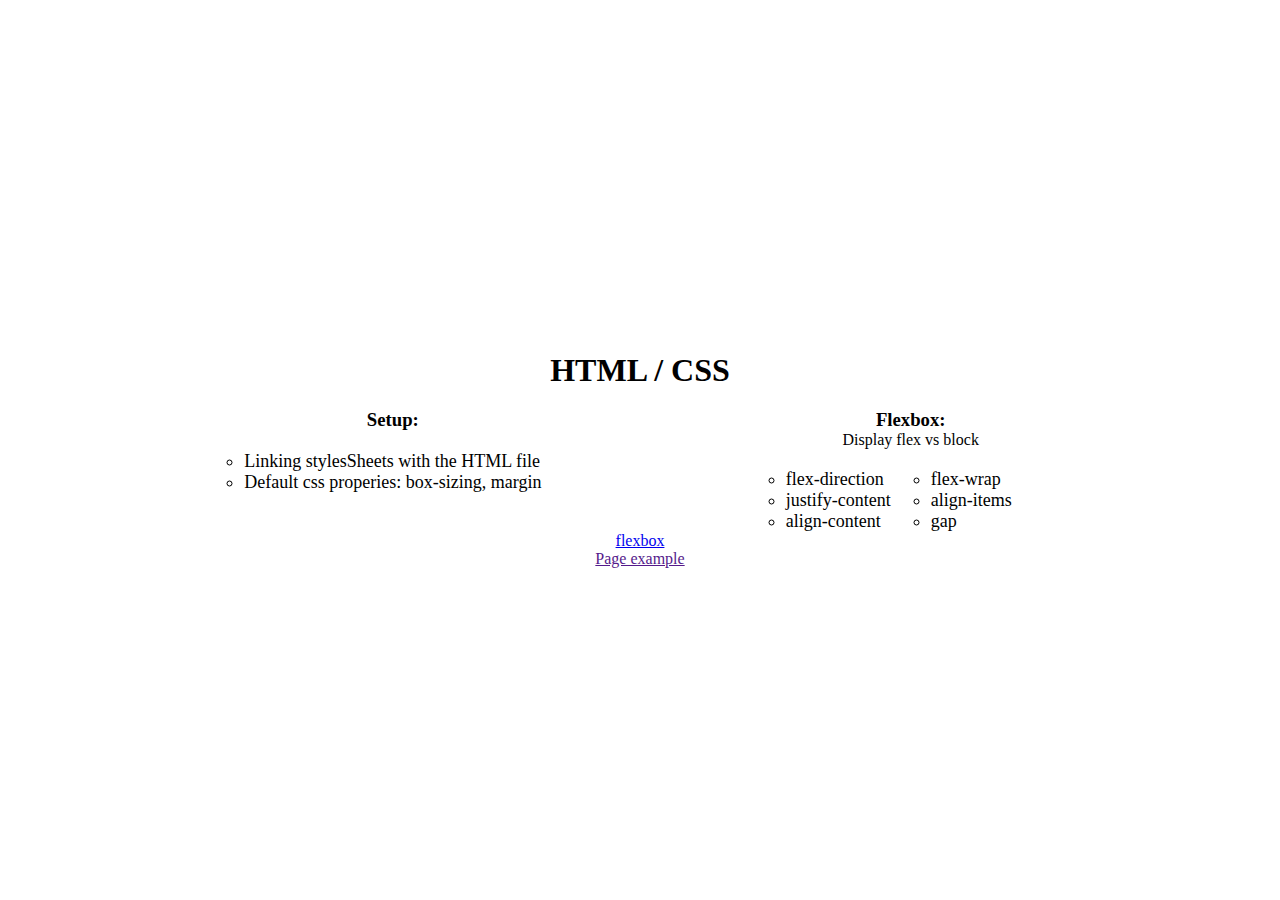
<file: index.html>
<!DOCTYPE html>
<html lang="en">
  <head>
    <meta charset="UTF-8" />
    <meta name="viewport" content="width=device-width, initial-scale=1.0" />
    <title>HTML/CSS</title>
    <link rel="stylesheet" type="text/css" href="styles.css" />
  </head>
  <body>
    <header>
      <h1>HTML / CSS</h1>
    </header>

    <section>
      <div class="setup-container">
        <h3>Setup:</h3>
        <ul>
          <li>Linking stylesSheets with the HTML file</li>
          <li>Default css properies: box-sizing, margin</li>
        </ul>
      </div>
      <div class="flex-container">
        <div class="flex-title">
          <h3>Flexbox:</h3>
          <p>Display flex vs block</p>
        </div>
        <ul class="flex-list">
          <li>flex-direction</li>
          <li>flex-wrap</li>
          <li>justify-content</li>
          <li>align-items</li>
          <li>align-content</li>
          <li>gap</li>
        </ul>
      </div>
    </section>
    <a href="/pages//flexbox/flexboxIndex.html">flexbox</a>
    <a href="">Page example</a>
  </body>
</html>
</file>
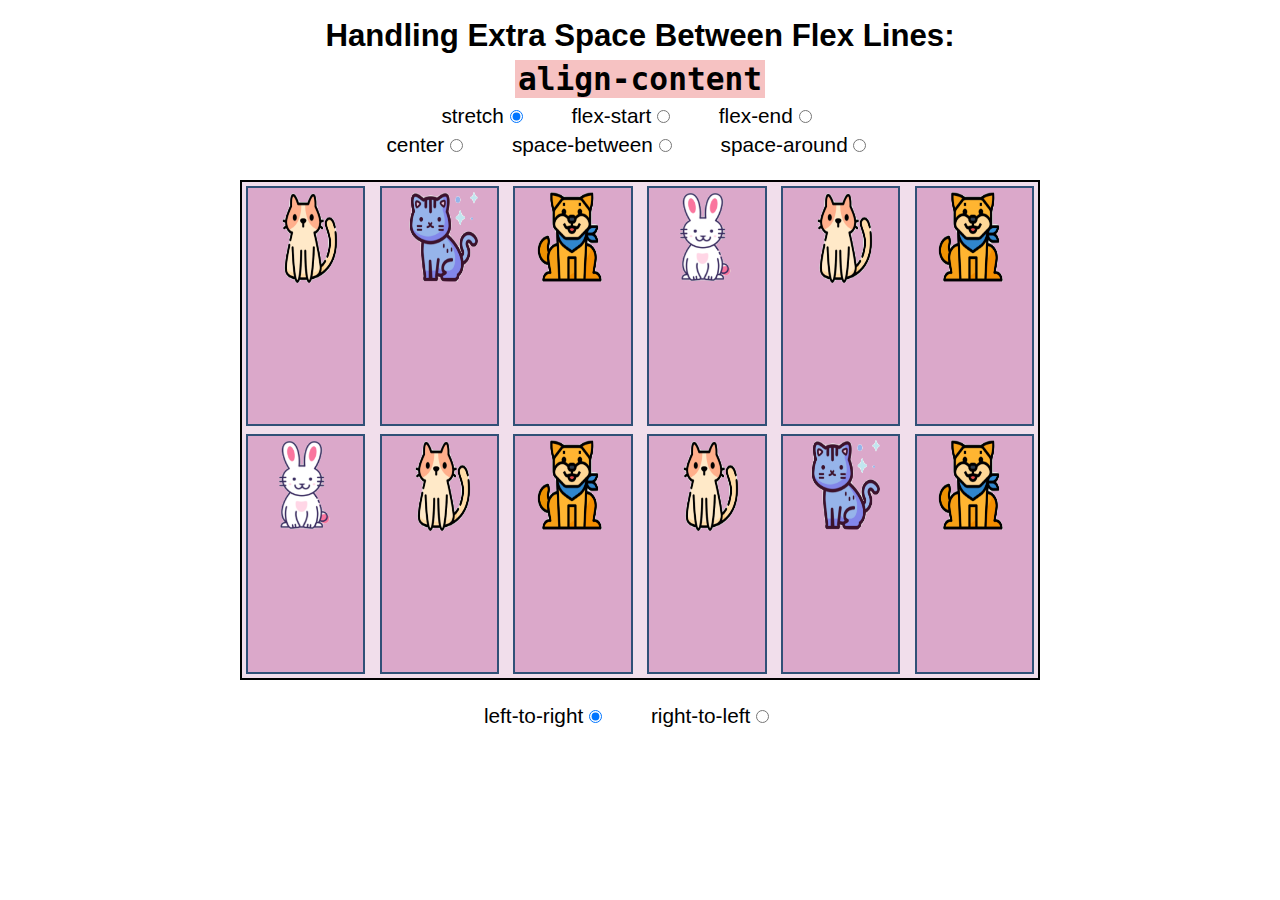
<file: pages/flexbox/alignContent.html>
<!DOCTYPE html>
<html lang="en">
  <head>
    <meta charset="UTF-8" />
    <meta name="viewport" content="width=device-width, initial-scale=1.0" />
    <title>Document</title>
    <link
      rel="stylesheet"
      type="text/css"
      href="/css/flexbox/alignContent.css"
    />
    <script type="text/javascript" src="/js/flexBoxSwitch.js"></script>
  </head>
  <body>
    <main>
      <h2>
        Handling Extra Space Between Flex Lines: <br /><code
          >align-content</code
        >
      </h2>
      <div class="btns">
        <label for="stretch"
          >stretch
          <input
            type="radio"
            name="alignitems"
            value="stretch"
            id="stretch"
            checked
        /></label>
        <label for="flex-start"
          >flex-start
          <input
            type="radio"
            name="alignitems"
            value="flex-start"
            id="flex-start"
        /></label>
        <label for="flex-end"
          >flex-end
          <input
            type="radio"
            name="alignitems"
            value="flex-end"
            id="flex-end" /></label
        ><br />
        <label for="center"
          >center
          <input type="radio" name="alignitems" value="center" id="center"
        /></label>
        <label for="space-between"
          >space-between
          <input
            type="radio"
            name="alignitems"
            value="space-between"
            id="space-between"
        /></label>
        <label for="space-around"
          >space-around
          <input
            type="radio"
            name="alignitems"
            value="space-around"
            id="space-around"
        /></label>
      </div>
      <div class="container">
        <div class="item">
          <img src="/assets//cat1.png" width="100px" height="100px" />
        </div>
        <div class="item large">
          <img src="/assets//cat2.png" width="100px" height="100px" />
        </div>
        <div class="item large">
          <img src="/assets//dog.png" width="100px" height="100px" />
        </div>
        <div class="item">
          <img src="/assets//rabbit.png" width="100px" height="100px" />
        </div>
        <div class="item">
          <img src="/assets//cat1.png" width="100px" height="100px" />
        </div>
        <div class="item">
          <img src="/assets//dog.png" width="100px" height="100px" />
        </div>
        <div class="item">
          <img src="/assets//rabbit.png" width="100px" height="100px" />
        </div>
        <div class="item large">
          <img src="/assets//cat1.png" width="100px" height="100px" />
        </div>
        <div class="item">
          <img src="/assets//dog.png" width="100px" height="100px" />
        </div>
        <div class="item">
          <img src="/assets//cat1.png" width="100px" height="100px" />
        </div>
        <div class="item">
          <img src="/assets//cat2.png" width="100px" height="100px" />
        </div>
        <div class="item">
          <img src="/assets//dog.png" width="100px" height="100px" />
        </div>
      </div>
      <div class="dir">
        <label for="ltr"
          >left-to-right
          <input type="radio" value="ltr" name="direction" id="ltr" checked
        /></label>
        <label for="rtl"
          >right-to-left
          <input type="radio" value="rtl" name="direction" id="rtl"
        /></label>
      </div>
    </main>
  </body>
</html>
</file>
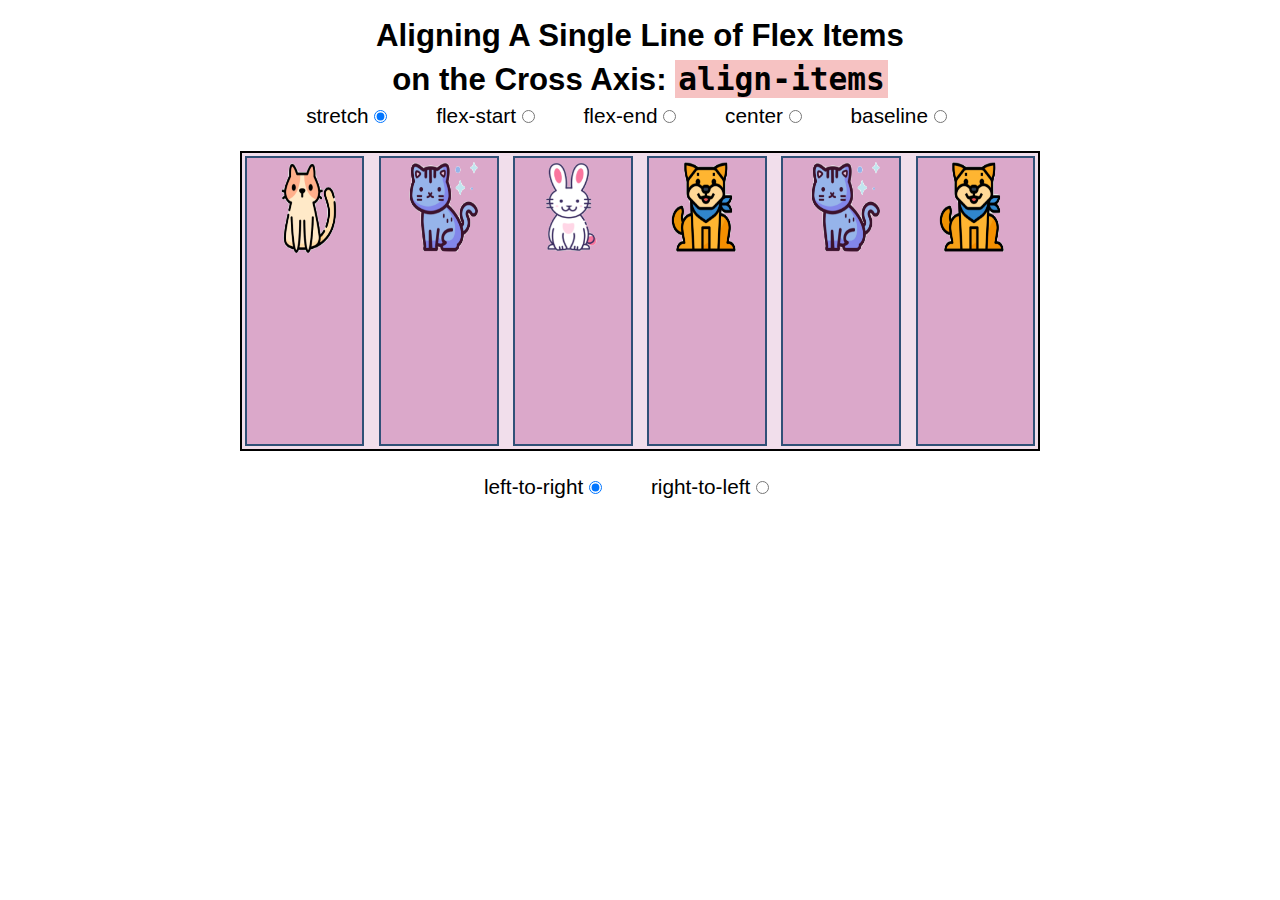
<file: pages/flexbox/alignItems.html>
<!DOCTYPE html>
<html lang="en">
  <head>
    <meta charset="UTF-8" />
    <meta name="viewport" content="width=device-width, initial-scale=1.0" />
    <title>Document</title>
    <link rel="stylesheet" type="text/css" href="/css/flexbox/alignItems.css" />
    <script type="text/javascript" src="/js/flexBoxSwitch.js"></script>
  </head>
  <body>
    <main>
      <h2>
        Aligning A Single Line of Flex Items<br />on the Cross Axis:
        <code>align-items</code>
      </h2>
      <div class="btns">
        <label for="stretch"
          >stretch
          <input
            type="radio"
            name="alignitems"
            value="stretch"
            id="stretch"
            checked
        /></label>
        <label for="flex-start"
          >flex-start
          <input
            type="radio"
            name="alignitems"
            value="flex-start"
            id="flex-start"
        /></label>
        <label for="flex-end"
          >flex-end
          <input type="radio" name="alignitems" value="flex-end" id="flex-end"
        /></label>
        <label for="center"
          >center
          <input type="radio" name="alignitems" value="center" id="center"
        /></label>
        <label for="baseline"
          >baseline
          <input type="radio" name="alignitems" value="baseline" id="baseline"
        /></label>
      </div>
      <div class="container">
        <div class="item">
          <img src="/assets//cat1.png" width="100px" height="100px" />
        </div>
        <div class="item large">
          <img src="/assets//cat2.png" width="100px" height="100px" />
        </div>
        <div class="item large">
          <img src="/assets//rabbit.png" width="100px" height="100px" />
        </div>
        <div class="item">
          <img src="/assets//dog.png" width="100px" height="100px" />
        </div>
        <div class="item">
          <img src="/assets//cat2.png" width="100px" height="100px" />
        </div>
        <div class="item">
          <img src="/assets//dog.png" width="100px" height="100px" />
        </div>
      </div>
      <div class="dir">
        <label for="ltr"
          >left-to-right
          <input type="radio" value="ltr" name="direction" id="ltr" checked
        /></label>
        <label for="rtl"
          >right-to-left
          <input type="radio" value="rtl" name="direction" id="rtl"
        /></label>
      </div>
    </main>
  </body>
</html>
</file>
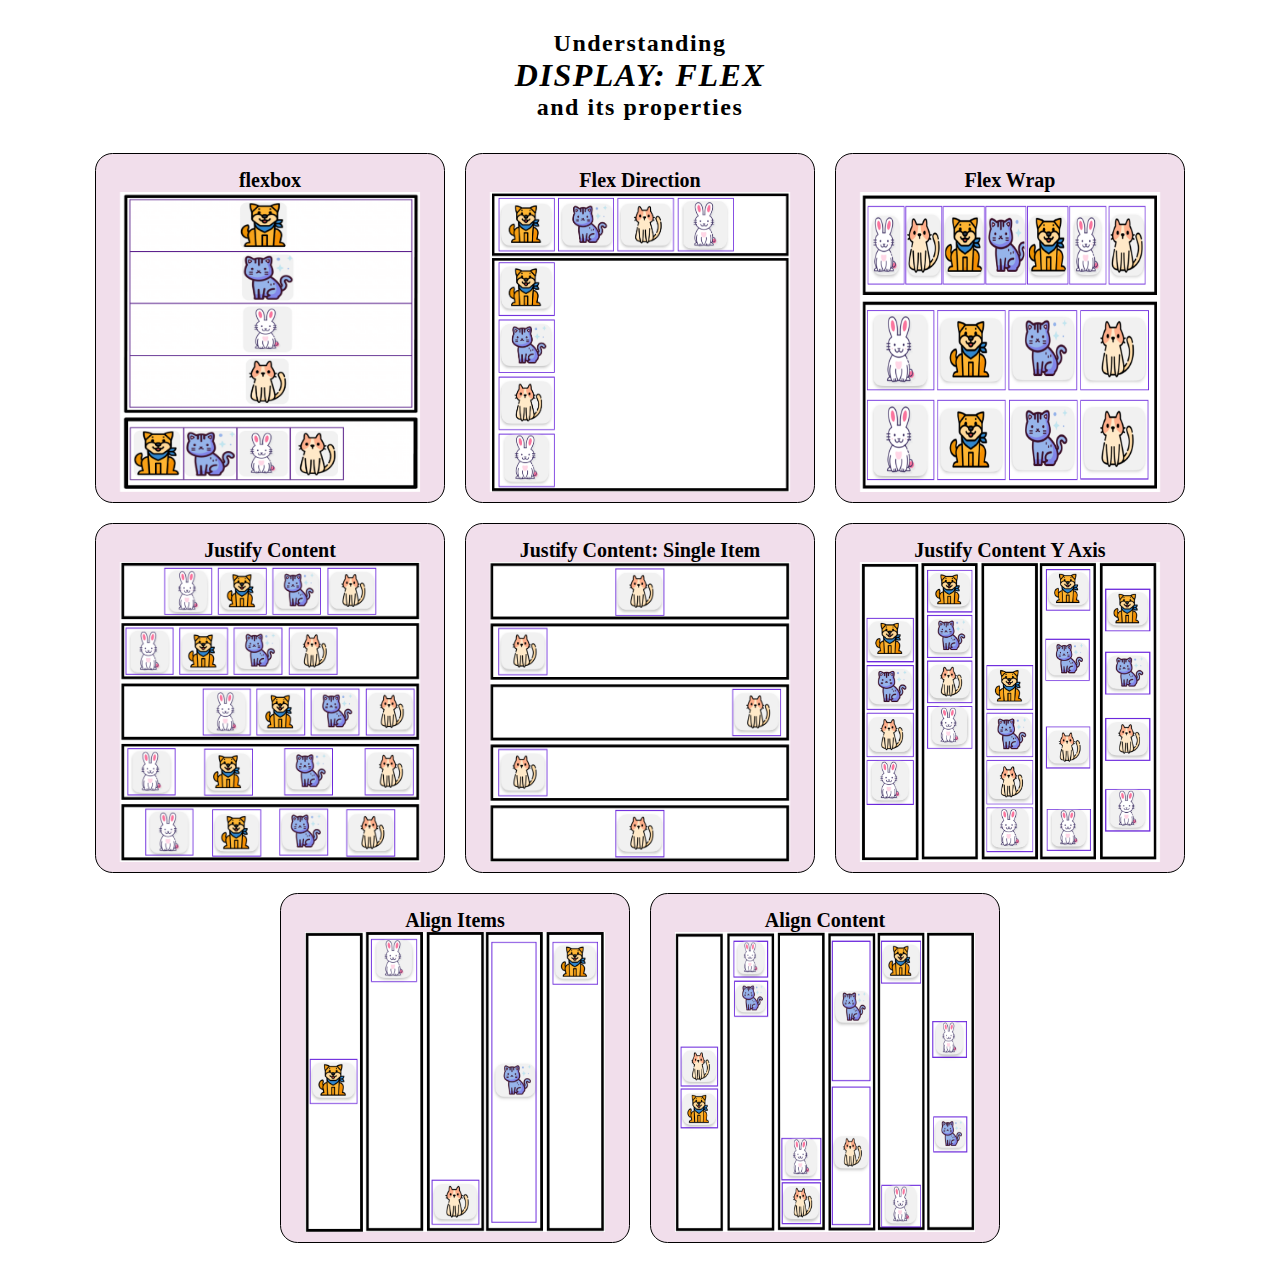
<file: pages/flexbox/flexboxIndex.html>
<!DOCTYPE html>
<html lang="en">
<head>
    <meta charset="UTF-8">
    <meta name="viewport" content="width=device-width, initial-scale=1.0">
    <title>Flexbox</title>
    <link rel="stylesheet" type="text/css" href="/css/flexbox/flexboxStyles.css" />
</head>
<body>
      <header>
      <h2>Understanding  <br/> <span>display: flex</span><br/> and its properties</h2>
    </header>
    <section class="link-container">
      <a href="/pages/flexbox/toggleFlexbox.html" class="card-container">
        <p>flexbox</p>
        <div class="flip-card">
          <div class="flip-card-inner">
            <div class="flip-card-front">
              <img src="/assets//block-flex.png" width="300px" height="300px" />
            </div>
            <div class="flip-card-back">
              <div class="code">
                <code>
                  .example {<br />
                  display: flex <br />
                  }
                </code>
              </div>

              <div class="code">
                <code>
                  .example {<br />
                  display: block <br />
                  }
                </code>
              </div>
            </div>
          </div>
        </div>
      </a>
      <a href="/pages/flexbox/flexDirection.html" class="card-container">
        <p>Flex Direction</p>
        <div class="flip-card">
          <div class="flip-card-inner">
            <div class="flip-card-front">
              <img
                src="/assets//flex-direction.png"
                width="300px"
                height="300px"
              />
            </div>
            <div class="flip-card-back">
              <div class="code">
                <code>
                  .example {<br />
                  display: flex <br />
                  flex-direction: row<br />
                  }
                </code>
              </div>

              <div class="code">
                <code>
                  .example {<br />
                  display: flex <br />
                  flex-direction: column<br />
                  }
                </code>
              </div>
            </div>
          </div>
        </div>
      </a>
      <a href="/pages/flexbox/flexWrap.html" class="card-container">
        <p>Flex Wrap</p>
        <div class="flip-card">
          <div class="flip-card-inner">
            <div class="flip-card-front">
              <img src="/assets//flex-wrap.png" width="300px" height="300px" />
            </div>
            <div class="flip-card-back">
              <div class="code">
                <code>
                  .example {<br />
                  display:flex <br />
                  wrap: no-wrap <br />
                  }
                </code>
              </div>

              <div class="code">
                <code>
                  .example {<br />
                  display:flex <br />
                  wrap: wrap <br />
                  }
                </code>
              </div>
            </div>
          </div>
        </div>
      </a>
      <a href="/pages/flexbox//justifyContent.html" class="card-container">
        <p>Justify Content</p>
        <div class="flip-card">
          <div class="flip-card-inner">
            <div class="flip-card-front">
              <img
                src="/assets//justify-content.png"
                width="300px"
                height="300px"
              />
            </div>
            <div class="flip-card-back">
              <div class="code">
                <code>
                  .example {<br />
                  display:flex <br />
                  justify-content: <br />
                  <span> / center <br /></span>
                  <span> / flex-start <br /> </span>
                  <span> / flex-end <br /> </span>
                  <span> / space-between<br /> </span>
                  <span> / space-around <br /> </span>
                  }
                </code>
              </div>
            </div>
          </div>
        </div>
      </a>
      <a href="/pages/flexbox/singleJustify-content.html" class="card-container">
        <p>Justify Content: Single Item</p>
        <div class="flip-card">
          <div class="flip-card-inner">
            <div class="flip-card-front">
              <img
                src="/assets//justify-content-single-item.png"
                width="300px"
                height="300px"
              />
            </div>
            <div class="flip-card-back">
              <div class="code">
                <code>
                  .example {<br />
                  display:flex <br />
                  justify-content: <br />
                  <span> / center <br /></span>
                  <span> / flex-start <br /> </span>
                  <span> / flex-end <br /> </span>
                  <span> / space-between<br /> </span>
                  <span> / space-around <br /> </span>
                  }
                </code>
              </div>
            </div>
          </div>
        </div>
      </a>
      <a href="/pages/flexbox/justifyContentYAxis.html" class="card-container">
        <p>Justify Content Y Axis</p>
        <div class="flip-card">
          <div class="flip-card-inner">
            <div class="flip-card-front">
              <img
                src="/assets//justify-content-y-axis.png"
                width="300px"
                height="300px"
              />
            </div>
            <div class="flip-card-back">
              <div class="code">
                <code>
                  .example {<br />
                  display:flex <br />
                  justify-content: <br />
                  <span> / center <br /></span>
                  <span> / flex-start <br /> </span>
                  <span> / flex-end <br /> </span>
                  <span> / space-between<br /> </span>
                  <span> / space-around <br /> </span>
                  }
                </code>
              </div>
            </div>
          </div>
        </div>
      </a>
      <a href="/pages/flexbox/alignItems.html" class="card-container">
        <p>Align Items</p>
        <div class="flip-card">
          <div class="flip-card-inner">
            <div class="flip-card-front">
              <img
                src="/assets//align-items.png"
                width="300px"
                height="300px"
              />
            </div>
            <div class="flip-card-back">
              <div class="code">
                <code>
                  .example {<br />
                  display:flex <br />
                  align-items: <br />
                  <span> / center <br /></span>
                  <span> / flex-start <br /> </span>
                  <span> / flex-end <br /> </span>
                  <span> / streach<br /> </span>
                  <span> / baseline <br /> </span>
                  }
                </code>
              </div>
            </div>
          </div>
        </div>
      </a>
      <a href="/pages/flexbox/alignContent.html" class="card-container">
        <p>Align Content</p>
        <div class="flip-card">
          <div class="flip-card-inner">
            <div class="flip-card-front">
              <img
                src="/assets//align-content.png"
                width="300px"
                height="300px"
              />
            </div>
            <div class="flip-card-back">
              <div class="code">
                <code>
                  .example {<br />
                  display:flex <br />
                  align-content: <br />
                  <span> / center <br /></span>
                  <span> / flex-start <br /> </span>
                  <span> / flex-end <br /> </span>
                  <span> / streach <br /> </span>
                  <span> / space-between<br /> </span>
                  <span> / space-around <br /> </span>
                  }
                </code>
              </div>
              </div>
            </div>
          </div>
        </div>
      </a>
    </section>
</body>
</html>
</file>
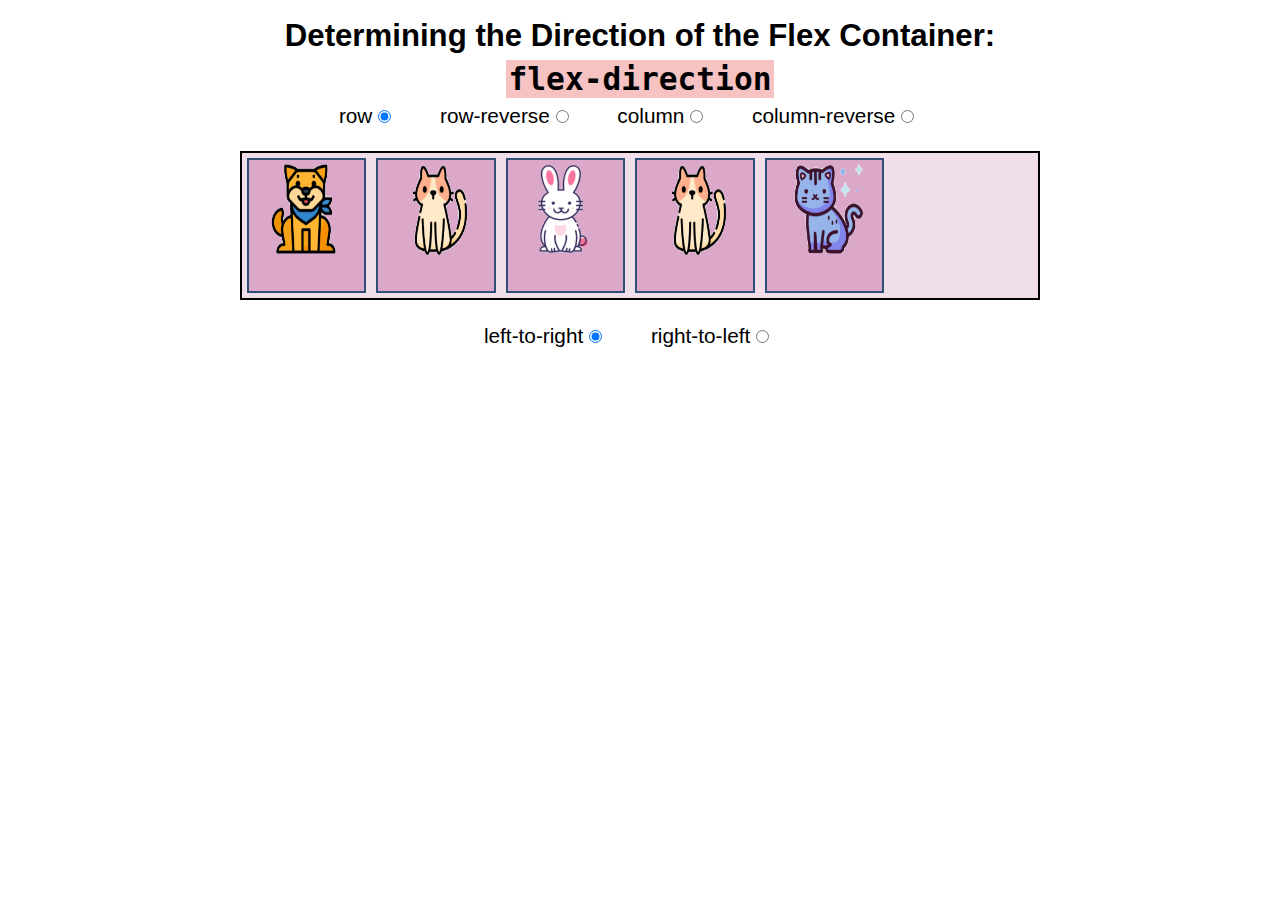
<file: pages/flexbox/flexDirection.html>
<!DOCTYPE html>
<html lang="en">
  <head>
    <meta charset="UTF-8" />
    <meta name="viewport" content="width=device-width, initial-scale=1.0" />
    <title>Document</title>
    <link
      rel="stylesheet"
      type="text/css"
      href="/css/flexbox/flexDirection.css"
    />
    <script type="text/javascript" src="/js/flexBoxSwitch.js"></script>
  </head>
  <body>
    <main>
      <h2>
        Determining the Direction of the Flex Container:
        <code>flex-direction</code>
      </h2>
      <div class="btns">
        <label for="row"
          >row
          <input type="radio" name="flexdirection" value="row" id="row" checked
        /></label>
        <label for="row-reverse"
          >row-reverse
          <input
            type="radio"
            name="flexdirection"
            value="row-reverse"
            id="row-reverse"
        /></label>
        <label for="column"
          >column
          <input type="radio" name="flexdirection" value="column" id="column"
        /></label>
        <label for="column-reverse"
          >column-reverse
          <input
            type="radio"
            name="flexdirection"
            value="column-reverse"
            id="column-reverse"
        /></label>
      </div>
      <div class="container">
        <div class="item">
          <img src="/assets//dog.png" width="100px" height="100px" />
        </div>
        <div class="item">
          <img src="/assets//cat1.png" width="100px" height="100px" />
        </div>
        <div class="item">
          <img src="/assets//rabbit.png" width="100px" height="100px" />
        </div>
        <div class="item">
          <img src="/assets//cat1.png" width="100px" height="100px" />
        </div>
        <div class="item">
          <img src="/assets//cat2.png" width="100px" height="100px" />
        </div>
      </div>
      <div class="dir">
        <label for="ltr"
          >left-to-right
          <input type="radio" value="ltr" name="direction" id="ltr" checked
        /></label>
        <label for="rtl"
          >right-to-left
          <input type="radio" value="rtl" name="direction" id="rtl"
        /></label>
      </div>
    </main>
  </body>
</html>
</file>
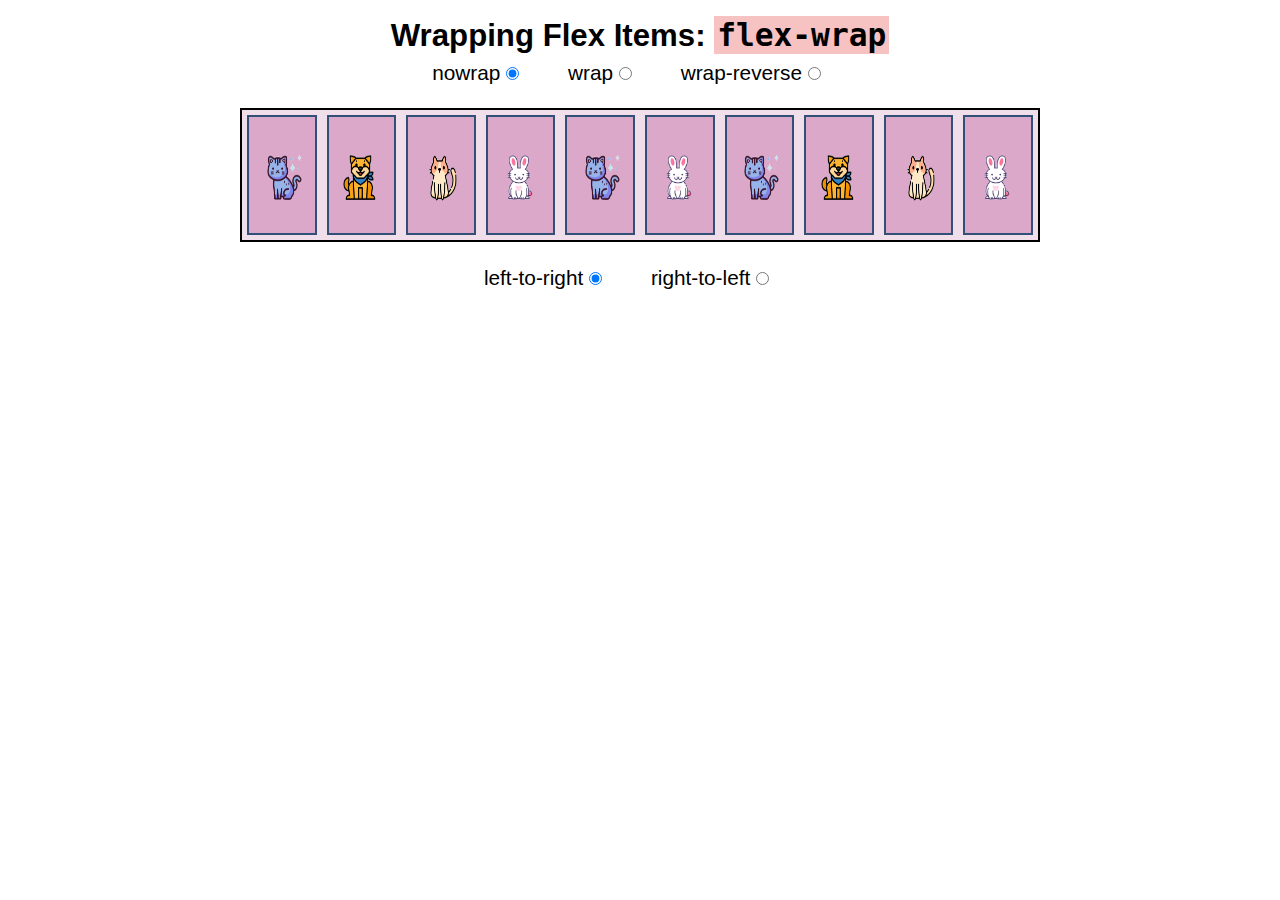
<file: pages/flexbox/flexWrap.html>
<!DOCTYPE html>
<html lang="en">
  <head>
    <meta charset="UTF-8" />
    <meta name="viewport" content="width=device-width, initial-scale=1.0" />
    <title>Document</title>
    <link rel="stylesheet" type="text/css" href="/css/flexbox/flexWrap.css" />
    <script type="text/javascript" src="/js/flexBoxSwitch.js"></script>
  </head>
  <body>
    <main>
      <h2>Wrapping Flex Items: <code>flex-wrap</code></h2>
      <div class="btns">
        <label for="nowrap"
          >nowrap
          <input
            type="radio"
            name="flexwrap"
            value="nowrap"
            id="nowrap"
            checked
        /></label>
        <label for="wrap"
          >wrap <input type="radio" name="flexwrap" value="wrap" id="wrap"
        /></label>
        <label for="wrap-reverse"
          >wrap-reverse
          <input
            type="radio"
            name="flexwrap"
            value="wrap-reverse"
            id="wrap-reverse"
        /></label>
      </div>
      <div class="container">
        <div class="item">
          <img src="/assets//cat2.png" width="50px" height="50px" />
        </div>
        <div class="item">
          <img src="/assets//dog.png" width="50px" height="50px" />
        </div>
        <div class="item">
          <img src="/assets//cat1.png" width="50px" height="50px" />
        </div>
        <div class="item">
          <img src="/assets//rabbit.png" width="50px" height="50px" />
        </div>
        <div class="item">
          <img src="/assets//cat2.png" width="50px" height="50px" />
        </div>
        <div class="item">
          <img src="/assets//rabbit.png" width="50px" height="50px" />
        </div>
        <div class="item">
          <img src="/assets//cat2.png" width="50px" height="50px" />
        </div>
        <div class="item">
          <img src="/assets//dog.png" width="50px" height="50px" />
        </div>
        <div class="item">
          <img src="/assets//cat1.png" width="50px" height="50px" />
        </div>
        <div class="item">
          <img src="/assets//rabbit.png" width="50px" height="50px" />
        </div>
      </div>
      <div class="dir">
        <label for="ltr"
          >left-to-right
          <input type="radio" value="ltr" name="direction" id="ltr" checked
        /></label>
        <label for="rtl"
          >right-to-left
          <input type="radio" value="rtl" name="direction" id="rtl"
        /></label>
      </div>
    </main>
  </body>
</html>
</file>
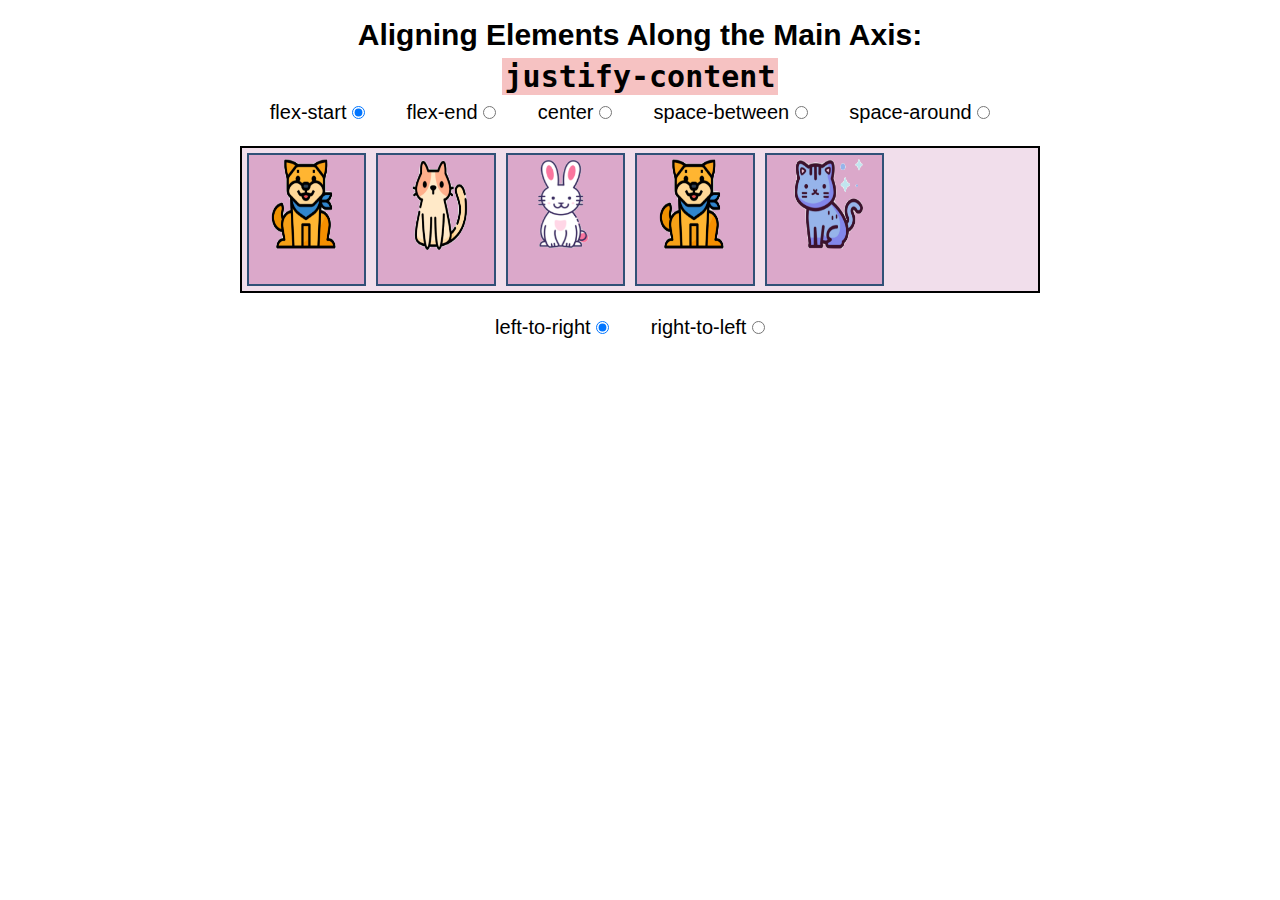
<file: pages/flexbox/justifyContent.html>
<!DOCTYPE html>
<html lang="en">
  <head>
    <meta charset="UTF-8" />
    <meta name="viewport" content="width=device-width, initial-scale=1.0" />
    <title>Document</title>
    <link
      rel="stylesheet"
      type="text/css"
      href="/css/flexbox/justifyContent.css"
    />
    <script type="text/javascript" src="/js/flexBoxSwitch.js"></script>
  </head>
  <body>
    <main>
      <h2>
        Aligning Elements Along the Main Axis:<br /><code>justify-content</code>
      </h2>
      <div class="btns">
        <label for="flex-start"
          >flex-start
          <input
            type="radio"
            name="justifycontent"
            value="flex-start"
            id="flex-start"
            checked
        /></label>
        <label for="flex-end"
          >flex-end
          <input
            type="radio"
            name="justifycontent"
            value="flex-end"
            id="flex-end"
        /></label>
        <label for="center"
          >center
          <input type="radio" name="justifycontent" value="center" id="center"
        /></label>
        <label for="space-between"
          >space-between
          <input
            type="radio"
            name="justifycontent"
            value="space-between"
            id="space-between"
        /></label>
        <label for="space-around"
          >space-around
          <input
            type="radio"
            name="justifycontent"
            value="space-around"
            id="space-around"
        /></label>
      </div>
      <div class="container">
        <div class="item">
          <img src="/assets//dog.png" width="100px" height="100px" />
        </div>
        <div class="item">
          <img src="/assets//cat1.png" width="100px" height="100px" />
        </div>
        <div class="item">
          <img src="/assets//rabbit.png" width="100px" height="100px" />
        </div>
        <div class="item">
          <img src="/assets//dog.png" width="100px" height="100px" />
        </div>
        <div class="item">
          <img src="/assets//cat2.png" width="100px" height="100px" />
        </div>
      </div>
      <div class="dir">
        <label for="ltr"
          >left-to-right
          <input type="radio" value="ltr" name="direction" id="ltr" checked
        /></label>
        <label for="rtl"
          >right-to-left
          <input type="radio" value="rtl" name="direction" id="rtl"
        /></label>
      </div>
    </main>
  </body>
</html>
</file>
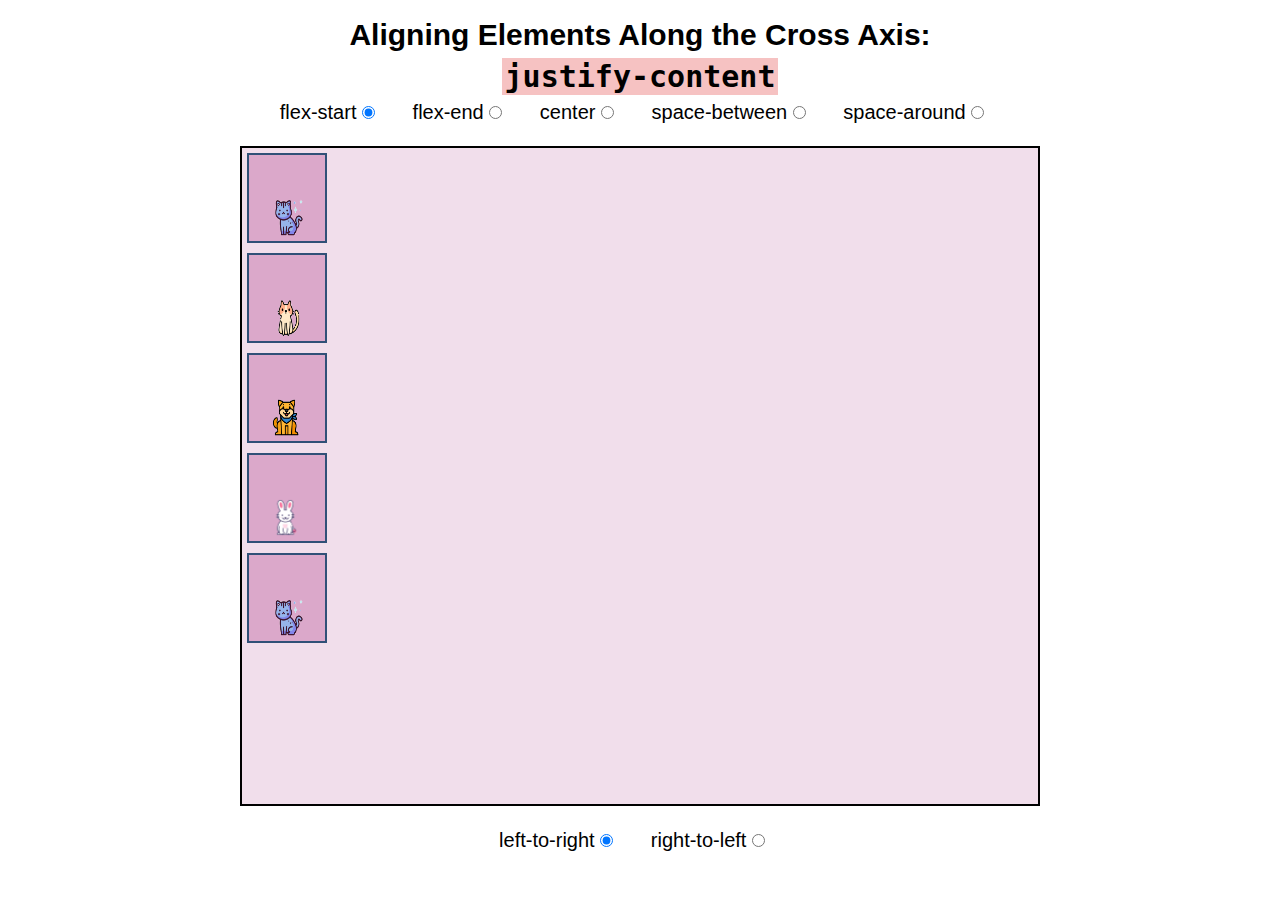
<file: pages/flexbox/justifyContentYAxis.html>
<!DOCTYPE html>
<html lang="en">
  <head>
    <meta charset="UTF-8" />
    <meta name="viewport" content="width=device-width, initial-scale=1.0" />
    <title>Document</title>
    <link
      rel="stylesheet"
      type="text/css"
      href="/css/flexbox/justifyContentYAxis.css"
    />
    <script type="text/javascript" src="/js/flexBoxSwitch.js"></script>
  </head>
  <body>
    <main>
      <h2>
        Aligning Elements Along the Cross Axis:<br /><code
          >justify-content</code
        >
      </h2>
      <div class="btns">
        <label for="flex-start"
          >flex-start
          <input
            type="radio"
            name="justifycontent"
            value="flex-start"
            id="flex-start"
            checked
        /></label>
        <label for="flex-end"
          >flex-end
          <input
            type="radio"
            name="justifycontent"
            value="flex-end"
            id="flex-end"
        /></label>
        <label for="center"
          >center
          <input type="radio" name="justifycontent" value="center" id="center"
        /></label>
        <label for="space-between"
          >space-between
          <input
            type="radio"
            name="justifycontent"
            value="space-between"
            id="space-between"
        /></label>
        <label for="space-around"
          >space-around
          <input
            type="radio"
            name="justifycontent"
            value="space-around"
            id="space-around"
        /></label>
      </div>
      <div class="container">
        <div class="item">
          <img src="/assets//cat2.png" width="40px" height="40px" />
        </div>
        <div class="item">
          <img src="/assets//cat1.png" width="40px" height="40px" />
        </div>
        <div class="item">
          <img src="/assets//dog.png" width="40px" height="40px" />
        </div>
        <div class="item">
          <img src="/assets//rabbit.png" width="40px" height="40px" />
        </div>
        <div class="item">
          <img src="/assets//cat2.png" width="40px" height="40px" />
        </div>
      </div>
      <div class="dir">
        <label for="ltr"
          >left-to-right
          <input type="radio" value="ltr" name="direction" id="ltr" checked
        /></label>
        <label for="rtl"
          >right-to-left
          <input type="radio" value="rtl" name="direction" id="rtl"
        /></label>
      </div>
    </main>
  </body>
</html>
</file>
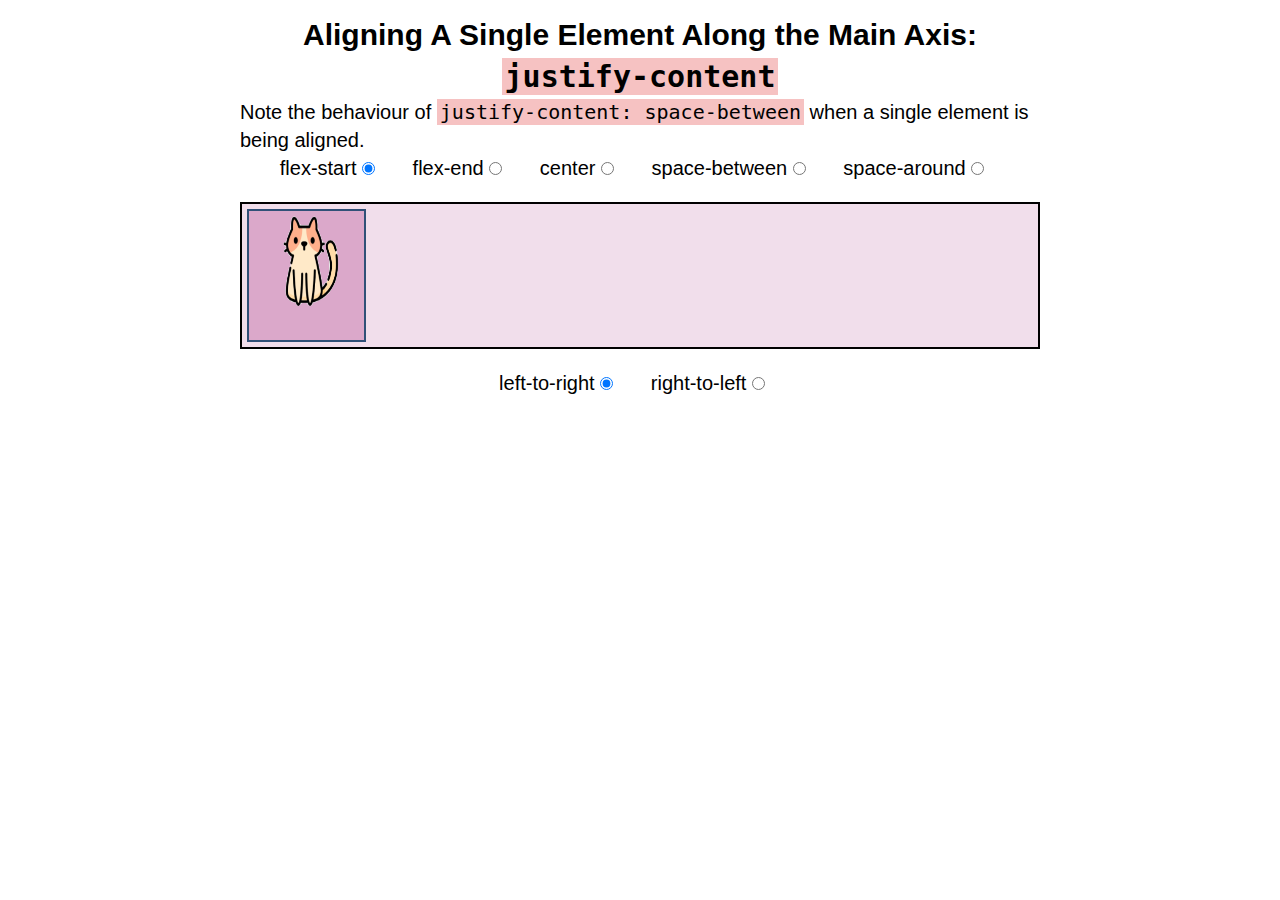
<file: pages/flexbox/singleJustify-content.html>
<!DOCTYPE html>
<html lang="en">
  <head>
    <meta charset="UTF-8" />
    <meta name="viewport" content="width=device-width, initial-scale=1.0" />
    <title>Document</title>
    <link
      rel="stylesheet"
      type="text/css"
      href="/css/flexbox/singleJustifyContent.css"
    />
    <script type="text/javascript" src="/js/flexBoxSwitch.js"></script>
  </head>
  <body>
    <main>
      <h2>
        Aligning A Single Element Along the Main Axis:<br /><code
          >justify-content</code
        >
      </h2>
      <p>
        Note the behaviour of <code>justify-content: space-between</code> when a
        single element is being aligned.
      </p>
      <div class="btns">
        <label for="flex-start"
          >flex-start
          <input
            type="radio"
            name="justifycontent"
            value="flex-start"
            id="flex-start"
            checked
        /></label>
        <label for="flex-end"
          >flex-end
          <input
            type="radio"
            name="justifycontent"
            value="flex-end"
            id="flex-end"
        /></label>
        <label for="center"
          >center
          <input type="radio" name="justifycontent" value="center" id="center"
        /></label>
        <label for="space-between"
          >space-between
          <input
            type="radio"
            name="justifycontent"
            value="space-between"
            id="space-between"
        /></label>
        <label for="space-around"
          >space-around
          <input
            type="radio"
            name="justifycontent"
            value="space-around"
            id="space-around"
        /></label>
      </div>
      <div class="container">
        <div class="item">
          <img src="/assets//cat1.png" width="100px" height="100px" />
        </div>
      </div>
      <div class="dir">
        <label for="ltr"
          >left-to-right
          <input type="radio" value="ltr" name="direction" id="ltr" checked
        /></label>
        <label for="rtl"
          >right-to-left
          <input type="radio" value="rtl" name="direction" id="rtl"
        /></label>
      </div>
    </main>
  </body>
</html>
</file>
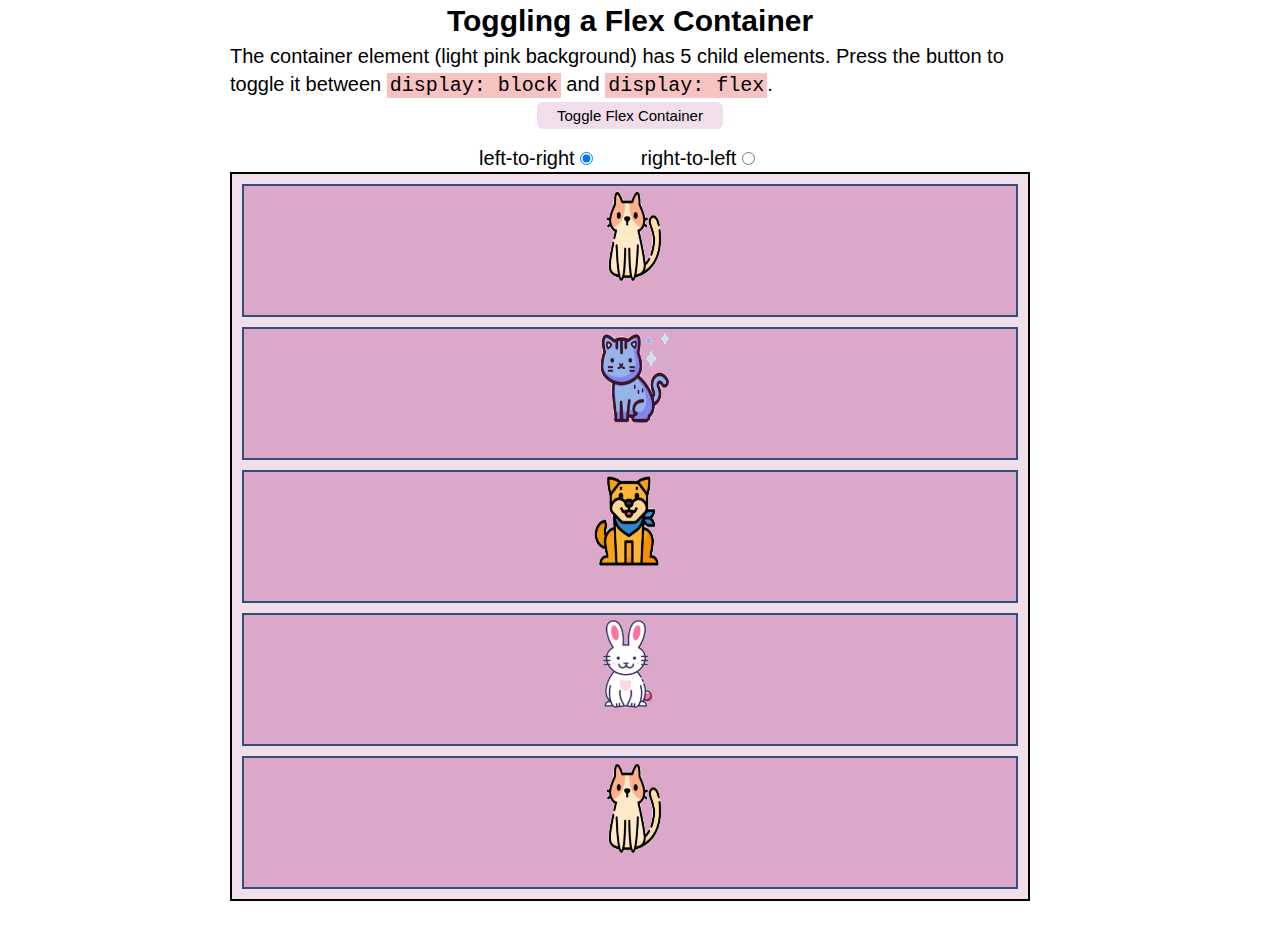
<file: pages/flexbox/toggleFlexbox.html>
<!DOCTYPE html>
<html lang="en">
  <head>
    <meta charset="UTF-8" />
    <meta name="viewport" content="width=device-width, initial-scale=1.0" />
    <title>Document</title>
    <link
      rel="stylesheet"
      type="text/css"
      href="/css/flexbox/toggleFlexbox.css"
    />
    <script type="text/javascript" src="/js/toggleFlexbox.js"></script>
  </head>
  <body>
    <main>
      <h2>Toggling a Flex Container</h2>
      <p>
        The container element (light pink background) has 5 child elements.
        Press the button to toggle it between <code>display: block</code> and
        <code>display: flex</code>.
      </p>
      <div class="btns">
        <button>Toggle Flex Container</button>
        <div class="dir">
          <label for="ltr"
            >left-to-right
            <input type="radio" value="ltr" name="direction" id="ltr" checked
          /></label>
          <label for="rtl"
            >right-to-left
            <input type="radio" value="rtl" name="direction" id="rtl"
          /></label>
        </div>
      </div>
      <div class="container">
        <div class="item">
          <img src="/assets//cat1.png" width="100px" height="100px" />
        </div>
        <div class="item">
          <img src="/assets//cat2.png" width="100px" height="100px" />
        </div>
        <div class="item">
          <img src="/assets//dog.png" width="100px" height="100px" />
        </div>
        <div class="item">
          <img src="/assets//rabbit.png" width="100px" height="100px" />
        </div>
        <div class="item">
          <img src="/assets//cat1.png" width="100px" height="100px" />
        </div>
      </div>
    </main>
  </body>
</html>
</file>
<file: styles.css>
* {
  margin: 0;
  padding: 0;
  box-sizing: border-box;
}

body {
  height: 100vh;
  width: 100vw;
  display: flex;
  flex-direction: column;
  justify-content: center;
  align-items: center;
}

header {
  text-align: center;
  padding: 20px;
}

.setup-container {
  display: flex;
  flex-direction: column;
  align-items: center;
  gap: 20px;
}

.flex-container {
  display: flex;
  flex-direction: column;
  align-items: center;
  gap: 20px;
}

.flex-title {
  text-align: center;
}

section {
  display: flex;
  width: 100%;
  justify-content: space-evenly;
}

ul {
  list-style: circle;
  font-size: 18px;
}

.flex-list {
  display: grid;
  grid-template-columns: 1fr 1fr;
  column-gap: 40px;
}
</file>
<file: css/flexbox/alignContent.css>
* {
  margin: 0;
  padding: 0;
  box-sizing: border-box;
}

body {
  font-family: Arial, sans-serif;
  font-size: 1.3em;
  padding: 0 2em 3em;
  line-height: 1.4;
}

main {
  max-width: 800px;
  margin: 0 auto;
}

h2 {
  margin-top: 14px;
  text-align: center;
}

code {
  font-family: Consolas, monospace;
  background: #f6c2c2;
  padding: 1px 3px;
}

.btns {
  padding-bottom: 1em;
  text-align: center;
}

.dir {
  text-align: center;
}

label {
  margin-right: 1.3em;
  padding: 8px;
}

.container {
  min-height: 500px;
  border: solid 2px;
  margin-bottom: 1em;
  background-color: rgba(210, 145, 188, 0.3);
  display: flex;
  flex-wrap: wrap;
  justify-content: space-between;
}

.ltr {
  direction: ltr;
}

.rtl {
  direction: rtl;
}

.auto {
  align-items: auto;
}

.flex-start {
  align-content: flex-start;
}

.flex-end {
  align-content: flex-end;
}

.center {
  align-content: center;
}

.stretch {
  align-content: stretch;
}

.space-between {
  align-content: space-between;
}

.space-around {
  align-content: space-around;
}

.item {
  min-width: 15%;
  background-color: rgba(210, 145, 188, 0.7);
  border: solid 2px #305077;
  margin: 4px;
  text-align: center;
  font-size: 3em;
  color: white;
  font-weight: bold;
  line-height: 2.4;
}
/* 
.large {
  height: 160px;
} */
</file>
<file: css/flexbox/alignItems.css>
* {
  margin: 0;
  padding: 0;
  box-sizing: border-box;
}

body {
  font-family: Arial, sans-serif;
  font-size: 1.3em;
  padding: 0 2em 3em;
  line-height: 1.4;
}

main {
  max-width: 800px;
  margin: 0 auto;
}

h2 {
  margin-top: 14px;
  text-align: center;
}

code {
  font-family: Consolas, monospace;
  background: #f6c2c2;
  padding: 1px 3px;
}

.btns {
  padding-bottom: 1em;
  text-align: center;
}

.dir {
  text-align: center;
}

label {
  margin-right: 1.3em;
  padding: 8px;
}

.container {
  min-height: 300px;
  border: solid 2px;
  margin-bottom: 1em;
  background-color: rgba(210, 145, 188, 0.3);
  display: flex;
  flex-wrap: wrap;
  justify-content: space-between;
}

.ltr {
  direction: ltr;
}

.rtl {
  direction: rtl;
}

.auto {
  align-items: auto;
}

.flex-start {
  align-items: flex-start;
}

.flex-end {
  align-items: flex-end;
}

.center {
  align-items: center;
}

.baseline {
  align-items: baseline;
}

.stretch {
  align-items: stretch;
}

.item {
  min-width: 15%;
  background-color: rgba(210, 145, 188, 0.7);
  min-height: 100px;
  border: solid 2px #305077;
  margin: 3px;
  text-align: center;
  font-size: 3em;
  color: white;
  font-weight: bold;
  line-height: 1.4;
}
</file>
<file: css/flexbox/flexboxStyles.css>
* {
  margin: 0;
  padding: 0;
  box-sizing: border-box;
}

body {
  padding: 30px 50px;
  display: flex;
  flex-direction: column;
  gap: 2rem;
}

header {
  text-align: center;
  letter-spacing: 1.5px;
}

header span {
  text-transform: uppercase;
  font-style: italic;
  font-size: xx-large;
}

.link-container {
  display: flex;
  flex-direction: row;
  justify-content: center;
  gap: 20px;
  flex-wrap: wrap;
  font-size: 20px;
  font-weight: 900;
}

a {
  text-decoration: none;
  color: black;
}

.card-container {
  width: 350px;
  height: 350px;
  border: 1px solid black;
  border-radius: 5%;
  padding: 15px 10px;
  display: flex;
  flex-direction: column;
  justify-content: space-around;
  background-color: rgba(210, 145, 188, 0.3);
}

.card-container p {
  text-align: center;
}

.flip-card {
  width: 100%;
  height: 300px;
  perspective: 1000px;
  font-weight: 500;
}

.flip-card-inner {
  position: relative;
  text-align: center;
  transition: transform 0.8s;
  transform-style: preserve-3d;
}

.flip-card:hover .flip-card-inner {
  transform: rotateY(180deg);
}

.flip-card-front,
.flip-card-back {
  position: absolute;
  width: 100%;
  height: 300px;
  -webkit-backface-visibility: hidden;
  backface-visibility: hidden;
}

.flip-card-back {
  background-color: #bbb;
  display: flex;
  flex-direction: column;
  align-items: start;
  display: flex;
  flex-direction: column;
  justify-content: space-evenly;
  align-items: center;
}

.flip-card-back {
  transform: rotateY(180deg);
  background-color: rgba(210, 145, 188, 0.2);
}

.flip-card-back .code {
  text-align: start;
}
</file>
<file: css/flexbox/flexDirection.css>
* {
  margin: 0;
  padding: 0;
  box-sizing: border-box;
}

body {
  font-family: Arial, sans-serif;
  font-size: 1.3em;
  padding: 0 2em 3em;
  line-height: 1.4;
}

main {
  max-width: 800px;
  margin: 0 auto;
}

h2 {
  text-align: center;
  margin-top: 14px;
}

code {
  font-family: Consolas, monospace;
  background: #f6c2c2;
  padding: 1px 3px;
}

.btns {
  padding-bottom: 1em;
  text-align: center;
}

.dir {
  text-align: center;
}

label {
  margin-right: 1.3em;
  padding: 8px;
}

.container {
  border: solid 2px;
  margin-bottom: 1em;
  background-color: rgba(210, 145, 188, 0.3);
  display: flex;
}

.ltr {
  direction: ltr;
}

.rtl {
  direction: rtl;
}

.row {
  flex-direction: row;
}

.row-reverse {
  flex-direction: row-reverse;
}

.column {
  flex-direction: column;
}

.column-reverse {
  flex-direction: column-reverse;
}

.item {
  width: 15%;
  background-color: rgba(210, 145, 188, 0.7);
  min-height: 100px;
  border: solid 2px #305077;
  margin: 5px;
  text-align: center;
  font-size: 4em;
  color: white;
  font-weight: bold;
  line-height: 1.4;
}
</file>
<file: css/flexbox/flexWrap.css>
* {
  margin: 0;
  padding: 0;
  box-sizing: border-box;
}

body {
  font-family: Arial, sans-serif;
  font-size: 1.3em;
  padding: 0 2em 3em;
  line-height: 1.4;
}

main {
  max-width: 800px;
  margin: 0 auto;
}

::selection {
  background-color: lightpink;
}

::-moz-selection {
  background-color: lightpink;
}

h2 {
  margin-top: 14px;
  text-align: center;
}

code {
  font-family: Consolas, monospace;
  background: #f6c2c2;
  padding: 1px 3px;
}

.btns {
  padding-bottom: 1em;
  text-align: center;
}

.dir {
  text-align: center;
}

label {
  margin-right: 1.3em;
  padding: 8px;
}

.container {
  border: solid 2px;
  background-color: rgba(210, 145, 188, 0.3);
  display: flex;
  margin-bottom: 1em;
}

.ltr {
  direction: ltr;
}

.rtl {
  direction: rtl;
}

.nowrap {
  flex-wrap: nowrap;
}

.wrap {
  flex-wrap: wrap;
}

.wrap-reverse {
  flex-wrap: wrap-reverse;
}

.item {
  width: 15%;
  background-color: rgba(210, 145, 188, 0.7);
  min-height: 100px;
  border: solid 2px #305077;
  margin: 5px;
  text-align: center;
  font-size: 4em;
  color: white;
  font-weight: bold;
  line-height: 1.4;
}
</file>
<file: css/flexbox/justifyContent.css>
* {
  margin: 0;
  padding: 0;
  box-sizing: border-box;
}

body {
  font-family: Arial, sans-serif;
  font-size: 20px;
  padding: 0 20px;
  line-height: 1.4;
}

main {
  max-width: 800px;
  margin: 0 auto;
}

h2 {
  margin-top: 14px;
  text-align: center;
}

.flexcontainer {
  flex-direction: column;
}

code {
  font-family: Consolas, monospace;
  background: #f6c2c2;
  padding: 1px 3px;
}

.btns {
  padding-bottom: 1em;
  text-align: center;
}

.dir {
  text-align: center;
}

label {
  margin-right: 1em;
  padding: 8px;
}

.container {
  border: solid 2px;
  background-color: rgba(210, 145, 188, 0.3);
  display: flex;
  margin-bottom: 1em;
}

.ltr {
  direction: ltr;
}

.rtl {
  direction: rtl;
}

.flex-start {
  justify-content: flex-start;
}

.flex-end {
  justify-content: flex-end;
}

.center {
  justify-content: center;
}

.space-between {
  justify-content: space-between;
}

.space-around {
  justify-content: space-around;
}

.item {
  width: 15%;
  background-color: rgba(210, 145, 188, 0.7);
  min-height: 100px;
  border: solid 2px #305077;
  margin: 5px;
  text-align: center;
  font-size: 4em;
  color: white;
  font-weight: bold;
  line-height: 1.4;
}
</file>
<file: css/flexbox/justifyContentYAxis.css>
* {
  margin: 0;
  padding: 0;
  box-sizing: border-box;
}

body {
  font-family: Arial, sans-serif;
  font-size: 20px;
  padding: 0 20px 40px;
  line-height: 1.4;
}

main {
  max-width: 800px;
  margin: 0 auto;
}

h2 {
  margin-top: 14px;
  text-align: center;
}

code {
  font-family: Consolas, monospace;
  background: #f6c2c2;
  padding: 1px 3px;
}

.btns {
  padding-bottom: 1em;
  text-align: center;
}

.dir {
  text-align: center;
}

label {
  margin-right: 0.8em;
  padding: 8px;
}

.container {
  border: solid 2px;
  background-color: rgba(210, 145, 188, 0.3);
  min-height: 660px;
  display: flex;
  flex-direction: column;
  margin: 0 auto 1em;
}

.ltr {
  direction: ltr;
}

.rtl {
  direction: rtl;
}

.flex-start {
  justify-content: flex-start;
}

.flex-end {
  justify-content: flex-end;
}

.center {
  justify-content: center;
}

.space-between {
  justify-content: space-between;
}

.space-around {
  justify-content: space-around;
}

.item {
  width: 10%;
  background-color: rgba(210, 145, 188, 0.7);
  height: 90px;
  border: solid 2px #305077;
  margin: 5px;
  text-align: center;
  font-size: 4em;
  color: white;
  font-weight: bold;
  line-height: 1.4;
}
</file>
<file: css/flexbox/singleJustifyContent.css>
* {
  margin: 0;
  padding: 0;
  box-sizing: border-box;
}

body {
  font-family: Arial, sans-serif;
  font-size: 20px;
  padding: 0 20px;
  line-height: 1.4;
}

main {
  max-width: 800px;
  margin: 0 auto;
}

h2 {
  margin-top: 14px;
  text-align: center;
}

code {
  font-family: Consolas, monospace;
  background: #f6c2c2;
  padding: 1px 3px;
}

.btns {
  padding-bottom: 1em;
  text-align: center;
}

.dir {
  text-align: center;
}

label {
  margin-right: 0.8em;
  padding: 8px;
}

.container {
  border: solid 2px;
  background-color: rgba(210, 145, 188, 0.3);
  display: flex;
  margin-bottom: 1em;
}

.ltr {
  direction: ltr;
}

.rtl {
  direction: rtl;
}

.flex-start {
  justify-content: flex-start;
}

.flex-end {
  justify-content: flex-end;
}

.center {
  justify-content: center;
}

.space-between {
  justify-content: space-between;
}

.space-around {
  justify-content: space-around;
}

.item {
  width: 15%;
  background-color: rgba(210, 145, 188, 0.7);
  min-height: 100px;
  border: solid 2px #305077;
  margin: 5px;
  text-align: center;
  font-size: 4em;
  color: white;
  font-weight: bold;
  line-height: 1.4;
}
</file>
<file: css/flexbox/toggleFlexbox.css>
* {
  margin: 0;
  padding: 0;
  box-sizing: border-box;
}

body {
  font-family: Arial, sans-serif;
  font-size: 20px;
  padding: 0 20px 30px 0;
  line-height: 1.4;
}

main {
  max-width: 800px;
  margin: 0 auto;
}

h2 {
  text-align: center;
}

code {
  font-family: Consolas, monospace;
  background: #f6c2c2;
  padding: 1px 3px;
}

.btns {
  text-align: center;
}

button {
  margin: 0 auto 1em;
  padding: 5px 20px;
  cursor: pointer;
  border-radius: 0.4rem;
  border: none;
  background-color: rgba(210, 145, 188, 0.3);
  font-size: 15px;
  font-weight: 500;
}

.container {
  border: solid 2px;
  background-color: rgba(210, 145, 188, 0.3);
  margin-bottom: 1em;
}

.flexcontainer {
  display: flex;
}

.ltr {
  direction: ltr;
}

.rtl {
  direction: rtl;
}

.dir {
  text-align: center;
}

label {
  margin-right: 1.3em;
  padding: 8px;
}

.item {
  background-color: rgba(210, 145, 188, 0.7);
  min-height: 100px;
  border: solid 2px #305077;
  margin: 10px;
  text-align: center;
  font-size: 4em;
  color: white;
  font-weight: bold;
  line-height: 1.4;
}
</file>
